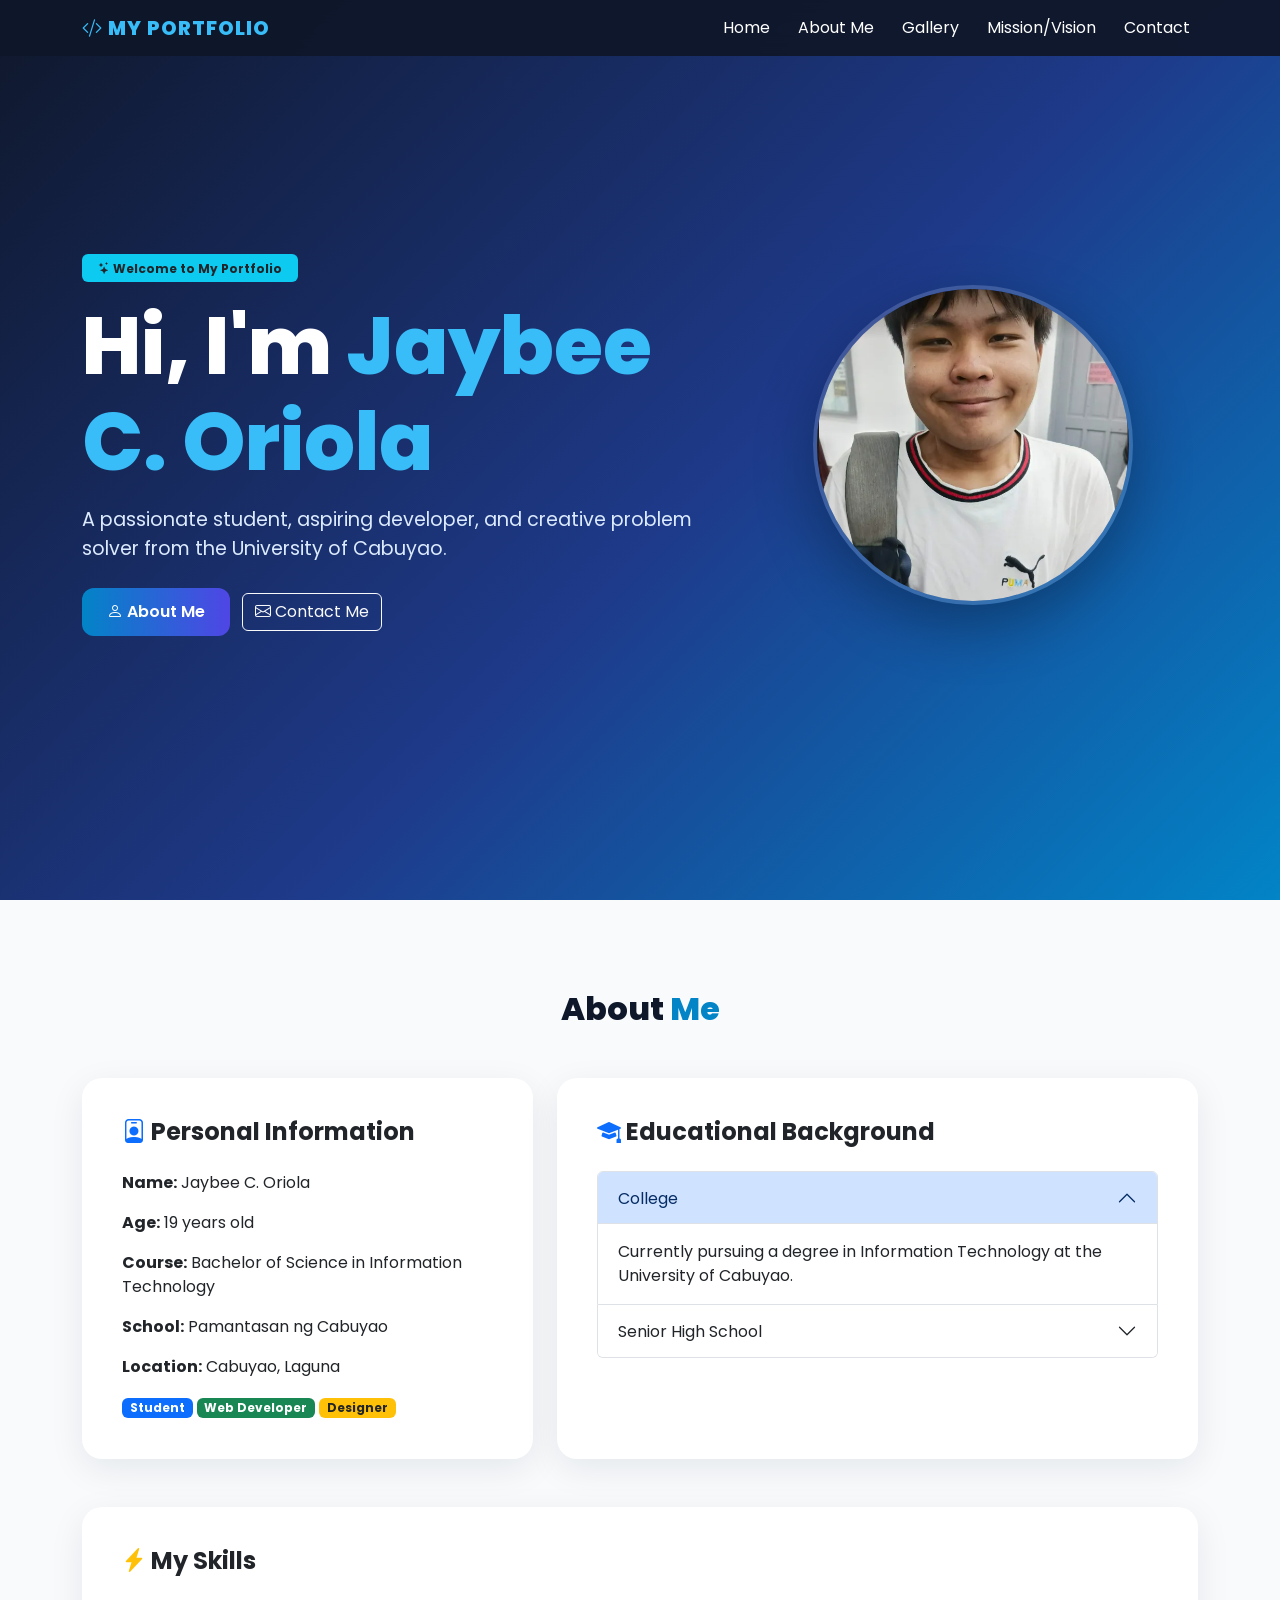
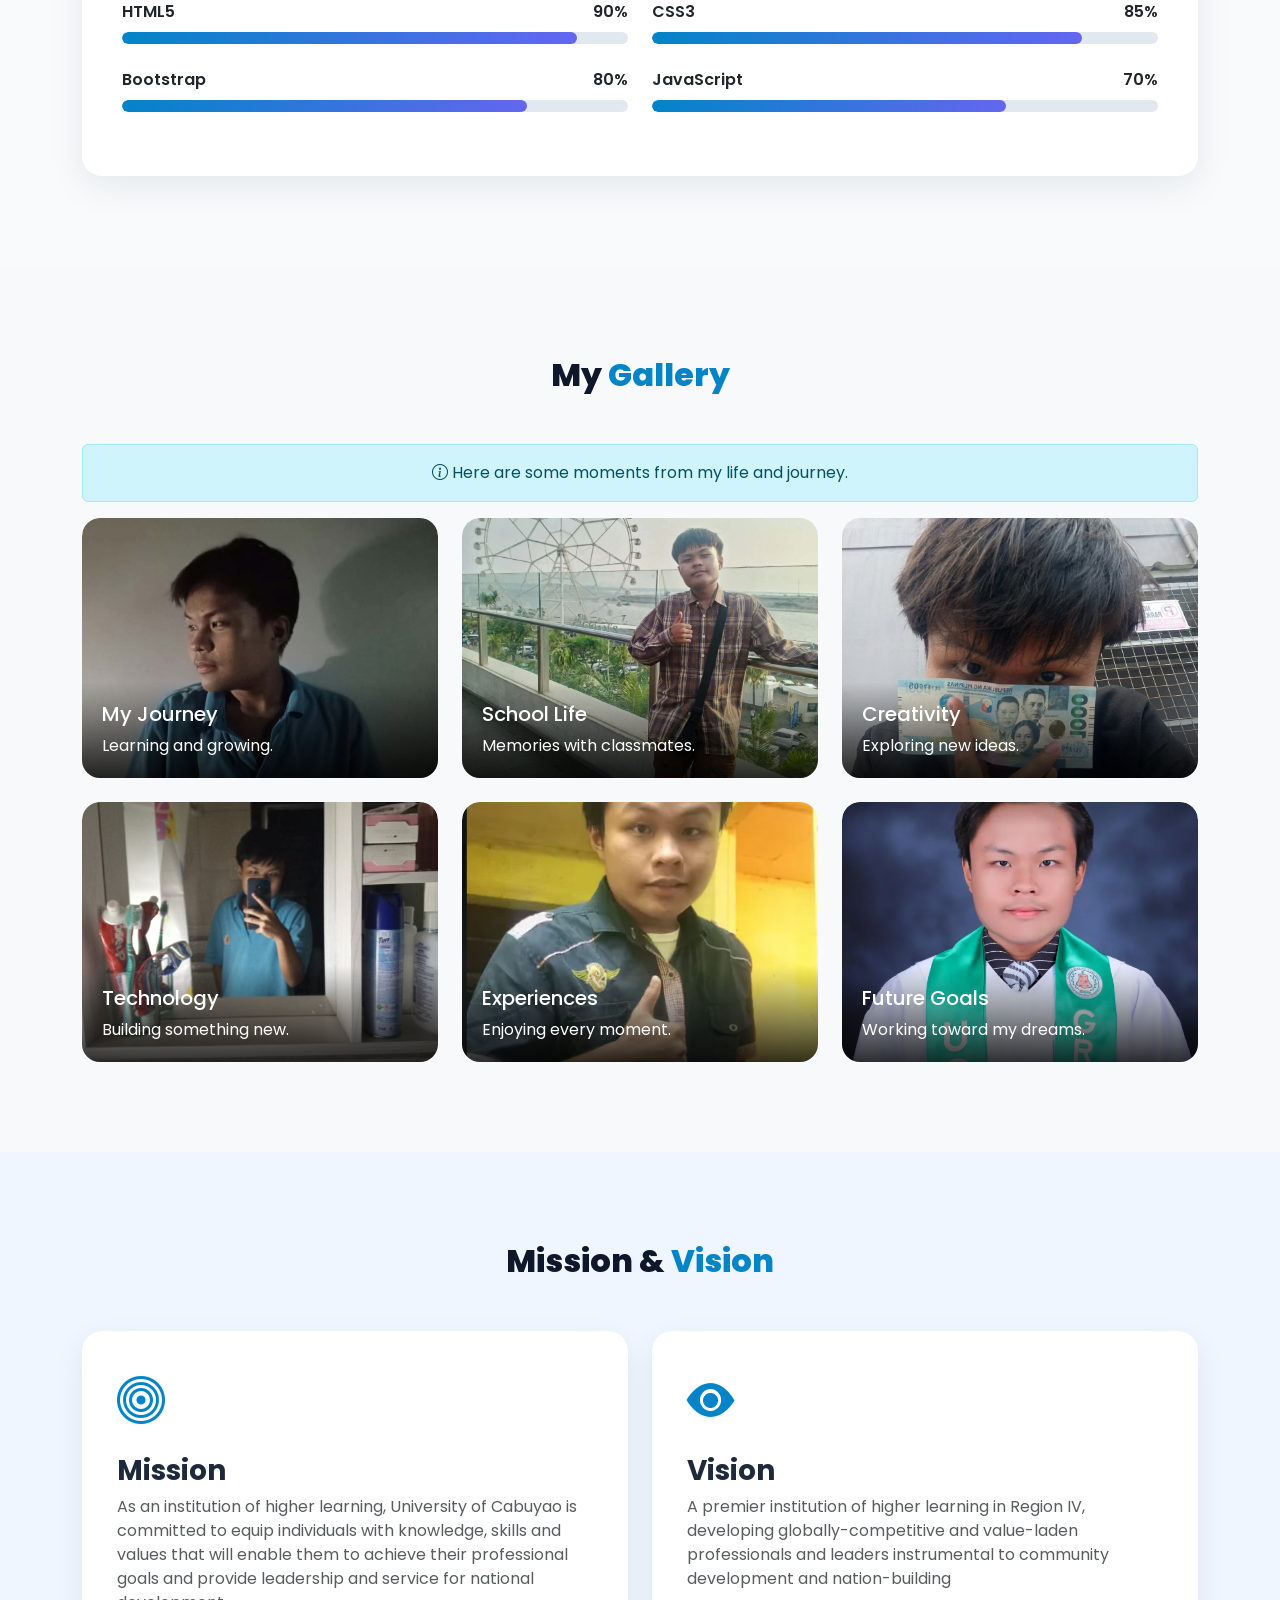
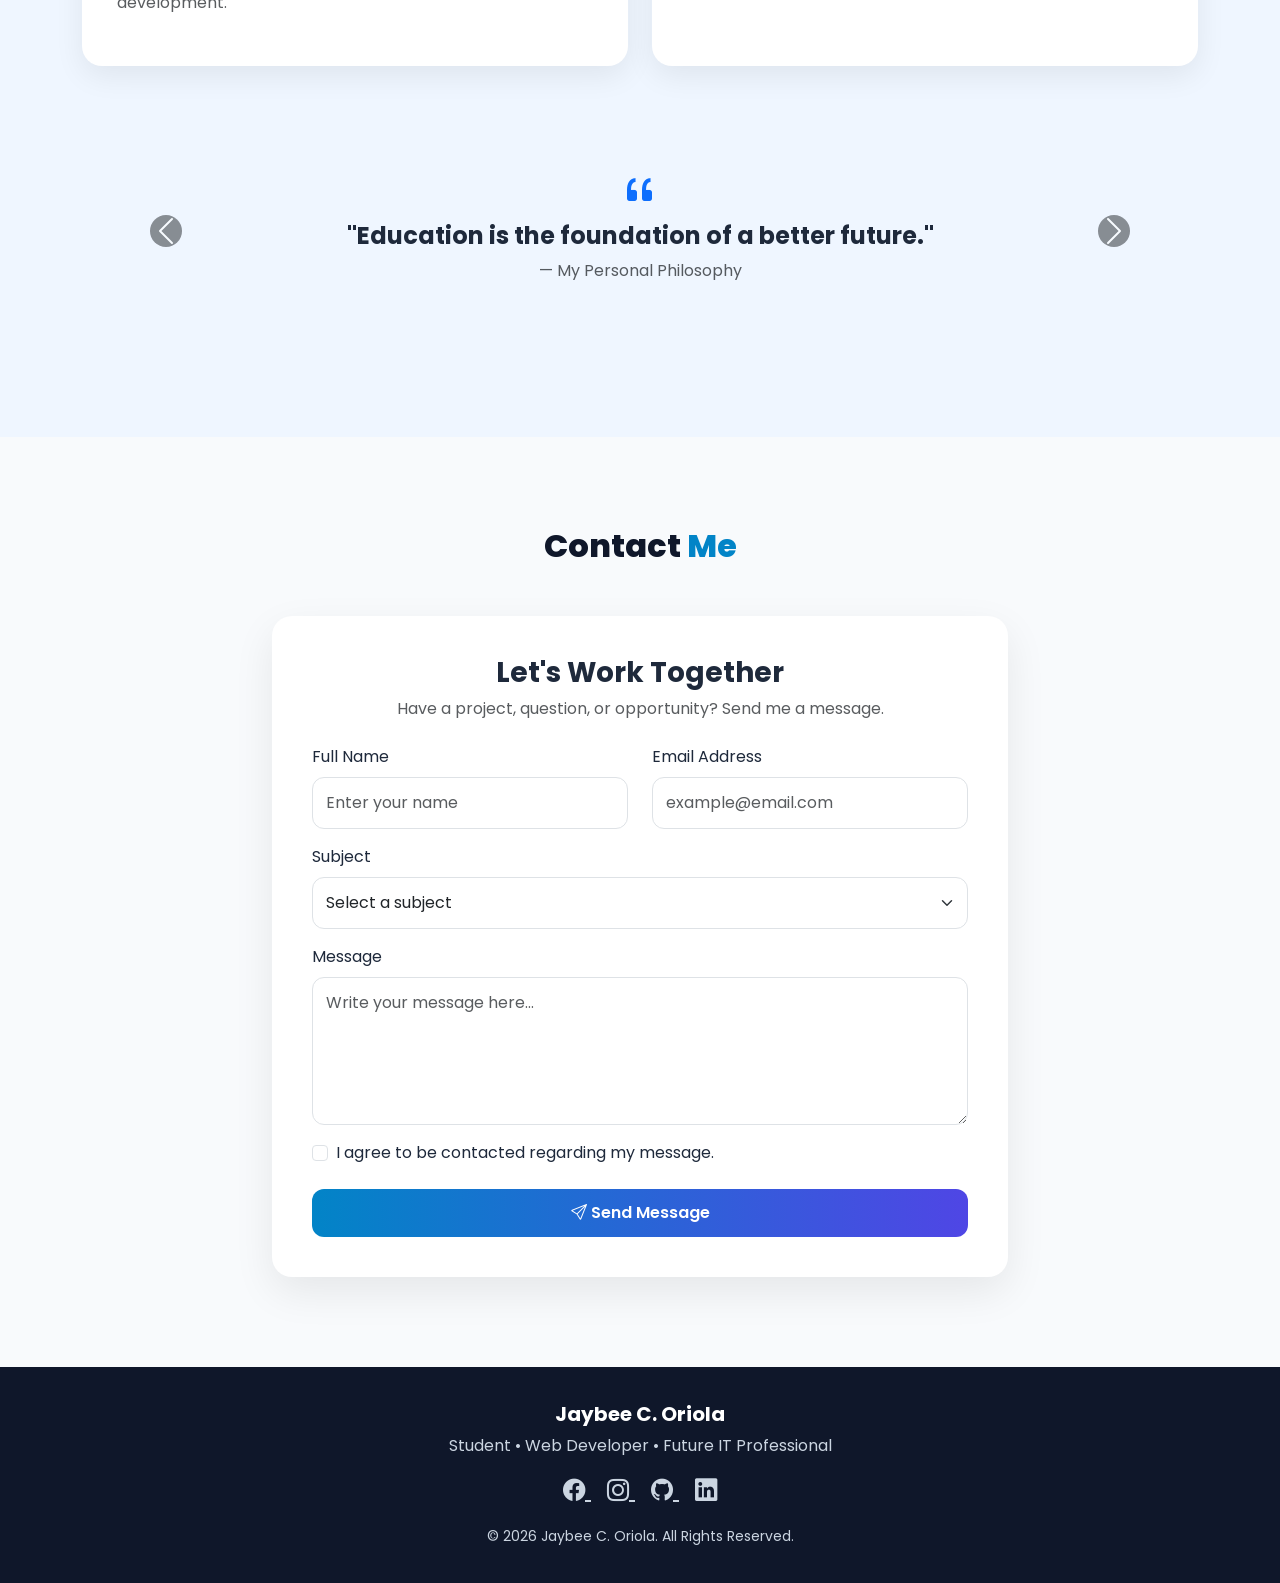
<file: index.html>
<!doctype html>
<html lang="en">
  <head>
    <meta charset="UTF-8" />
    <meta name="viewport" content="width=device-width, initial-scale=1.0" />

    <title>My Personal Portfolio</title>

    <!-- Bootstrap 5 CSS -->
    <link
      href="https://cdn.jsdelivr.net/npm/bootstrap@5.3.3/dist/css/bootstrap.min.css"
      rel="stylesheet"
    />

    <!-- Bootstrap Icons -->
    <link
      rel="stylesheet"
      href="https://cdn.jsdelivr.net/npm/bootstrap-icons@1.11.3/font/bootstrap-icons.min.css"
    />

    <!-- Google Font -->
    <link
      href="https://fonts.googleapis.com/css2?family=Poppins:wght@300;400;500;600;700;800&display=swap"
      rel="stylesheet"
    />
    <link rel="stylesheet" href="style.css" />
  </head>

  <body>
    <!-- ================= NAVBAR ================= -->
    <nav class="navbar navbar-expand-lg navbar-dark fixed-top">
      <div class="container">
        <a class="navbar-brand" href="#home">
          <i class="bi bi-code-slash"></i> MY PORTFOLIO
        </a>

        <!-- Navbar Toggle Button -->
        <button
          class="navbar-toggler"
          type="button"
          data-bs-toggle="collapse"
          data-bs-target="#navbarNav"
        >
          <span class="navbar-toggler-icon"></span>
        </button>

        <div class="collapse navbar-collapse" id="navbarNav">
          <ul class="navbar-nav ms-auto">
            <li class="nav-item">
              <a class="nav-link" href="#home">Home</a>
            </li>

            <li class="nav-item">
              <a class="nav-link" href="#about">About Me</a>
            </li>

            <li class="nav-item">
              <a class="nav-link" href="#gallery">Gallery</a>
            </li>

            <li class="nav-item">
              <a class="nav-link" href="#mission">Mission/Vision</a>
            </li>

            <li class="nav-item">
              <a class="nav-link" href="#contact">Contact</a>
            </li>
          </ul>
        </div>
      </div>
    </nav>

    <!-- ================= HOME ================= -->
    <section id="home">
      <div class="container">
        <div class="row align-items-center">
          <div class="col-lg-7">
            <!-- Badge -->
            <span class="badge bg-info text-dark mb-3 px-3 py-2">
              <i class="bi bi-stars"></i> Welcome to My Portfolio
            </span>

            <h1 class="hero-title">Hi, I'm <span>Jaybee C. Oriola</span></h1>

            <p class="hero-subtitle mt-3">
              A passionate student, aspiring developer, and creative problem
              solver from the University of Cabuyao.
            </p>

            <!-- Buttons -->
            <div class="mt-4">
              <a href="#about" class="btn btn-primary me-2">
                <i class="bi bi-person"></i> About Me
              </a>

              <a href="#contact" class="btn btn-outline-light">
                <i class="bi bi-envelope"></i> Contact Me
              </a>
            </div>
          </div>

          <div class="col-lg-5 text-center">
            <div class="profile">
              <img src="profile.webp" alt="My Profile Picture" />
            </div>
          </div>
        </div>
      </div>
    </section>

    <!-- ================= ABOUT ================= -->
    <section id="about">
      <div class="container">
        <h2 class="section-title">About <span>Me</span></h2>

        <div class="row g-4">
          <!-- Personal Information Card -->
          <div class="col-lg-5">
            <div class="card custom-card p-4">
              <div class="card-body">
                <h4 class="fw-bold mb-4">
                  <i class="bi bi-person-badge text-primary"></i>
                  Personal Information
                </h4>

                <p><strong>Name:</strong> Jaybee C. Oriola</p>

                <p><strong>Age:</strong> 19 years old</p>

                <p>
                  <strong>Course:</strong> Bachelor of Science in Information
                  Technology
                </p>

                <p><strong>School:</strong> Pamantasan ng Cabuyao</p>

                <p><strong>Location:</strong> Cabuyao, Laguna</p>

                <span class="badge bg-primary">Student</span>
                <span class="badge bg-success">Web Developer</span>
                <span class="badge bg-warning text-dark">Designer</span>
              </div>
            </div>
          </div>

          <!-- Education Card -->
          <div class="col-lg-7">
            <div class="card custom-card p-4">
              <div class="card-body">
                <h4 class="fw-bold mb-4">
                  <i class="bi bi-mortarboard-fill text-primary"></i>
                  Educational Background
                </h4>

                <!-- Accordion -->
                <div class="accordion" id="educationAccordion">
                  <div class="accordion-item">
                    <h2 class="accordion-header">
                      <button
                        class="accordion-button"
                        type="button"
                        data-bs-toggle="collapse"
                        data-bs-target="#education1"
                      >
                        College
                      </button>
                    </h2>

                    <div
                      id="education1"
                      class="accordion-collapse collapse show"
                      data-bs-parent="#educationAccordion"
                    >
                      <div class="accordion-body">
                        Currently pursuing a degree in Information Technology at
                        the University of Cabuyao.
                      </div>
                    </div>
                  </div>

                  <div class="accordion-item">
                    <h2 class="accordion-header">
                      <button
                        class="accordion-button collapsed"
                        type="button"
                        data-bs-toggle="collapse"
                        data-bs-target="#education2"
                      >
                        Senior High School
                      </button>
                    </h2>

                    <div
                      id="education2"
                      class="accordion-collapse collapse"
                      data-bs-parent="#educationAccordion"
                    >
                      <div class="accordion-body">
                        Completed Senior High School with a strong interest in
                        technology and computer programming.
                      </div>
                    </div>
                  </div>
                </div>
              </div>
            </div>
          </div>
        </div>

        <!-- Skills -->
        <div class="row mt-5">
          <div class="col-lg-12">
            <div class="card custom-card p-4">
              <div class="card-body">
                <h4 class="fw-bold mb-4">
                  <i class="bi bi-lightning-charge-fill text-warning"></i>
                  My Skills
                </h4>

                <div class="row">
                  <div class="col-md-6 mb-4">
                    <div class="skill-label">
                      HTML5
                      <span class="float-end">90%</span>
                    </div>

                    <!-- Progress Bar -->
                    <div class="progress">
                      <div class="progress-bar" style="width: 90%"></div>
                    </div>
                  </div>

                  <div class="col-md-6 mb-4">
                    <div class="skill-label">
                      CSS3
                      <span class="float-end">85%</span>
                    </div>

                    <div class="progress">
                      <div class="progress-bar" style="width: 85%"></div>
                    </div>
                  </div>

                  <div class="col-md-6 mb-4">
                    <div class="skill-label">
                      Bootstrap
                      <span class="float-end">80%</span>
                    </div>

                    <div class="progress">
                      <div class="progress-bar" style="width: 80%"></div>
                    </div>
                  </div>

                  <div class="col-md-6 mb-4">
                    <div class="skill-label">
                      JavaScript
                      <span class="float-end">70%</span>
                    </div>

                    <div class="progress">
                      <div class="progress-bar" style="width: 70%"></div>
                    </div>
                  </div>
                </div>
              </div>
            </div>
          </div>
        </div>
      </div>
    </section>

    <!-- ================= GALLERY ================= -->
    <section id="gallery" class="bg-light">
      <div class="container">
        <h2 class="section-title">My <span>Gallery</span></h2>

        <div class="alert alert-info text-center">
          <i class="bi bi-info-circle"></i>
          Here are some moments from my life and journey.
        </div>

        <div class="row g-4">
          <!-- Gallery Image 1 -->
          <div class="col-sm-6 col-lg-4">
            <div class="gallery-item">
              <img src="img1.jpeg" class="gallery-img" alt="My Photo 1" />

              <div class="gallery-overlay">
                <h5>My Journey</h5>
                <p class="mb-0">Learning and growing.</p>
              </div>
            </div>
          </div>

          <!-- Gallery Image 2 -->
          <div class="col-sm-6 col-lg-4">
            <div class="gallery-item">
              <img src="img2.jpeg" class="gallery-img" alt="My Photo 2" />

              <div class="gallery-overlay">
                <h5>School Life</h5>
                <p class="mb-0">Memories with classmates.</p>
              </div>
            </div>
          </div>

          <!-- Gallery Image 3 -->
          <div class="col-sm-6 col-lg-4">
            <div class="gallery-item">
              <img src="img3.jpeg" class="gallery-img" alt="My Photo 3" />

              <div class="gallery-overlay">
                <h5>Creativity</h5>
                <p class="mb-0">Exploring new ideas.</p>
              </div>
            </div>
          </div>

          <!-- Gallery Image 4 -->
          <div class="col-sm-6 col-lg-4">
            <div class="gallery-item">
              <img src="img4.jpeg" class="gallery-img" alt="My Photo 4" />

              <div class="gallery-overlay">
                <h5>Technology</h5>
                <p class="mb-0">Building something new.</p>
              </div>
            </div>
          </div>

          <!-- Gallery Image 5 -->
          <div class="col-sm-6 col-lg-4">
            <div class="gallery-item">
              <img src="img5.webp" class="gallery-img" alt="My Photo 5" />

              <div class="gallery-overlay">
                <h5>Experiences</h5>
                <p class="mb-0">Enjoying every moment.</p>
              </div>
            </div>
          </div>

          <!-- Gallery Image 6 -->
          <div class="col-sm-6 col-lg-4">
            <div class="gallery-item">
              <img src="img6.webp" class="gallery-img" alt="My Photo 6" />

              <div class="gallery-overlay">
                <h5>Future Goals</h5>
                <p class="mb-0">Working toward my dreams.</p>
              </div>
            </div>
          </div>
        </div>
      </div>
    </section>

    <!-- ================= MISSION / VISION ================= -->
    <section id="mission">
      <div class="container">
        <h2 class="section-title">Mission & <span>Vision</span></h2>

        <div class="row g-4">
          <!-- Mission -->
          <div class="col-lg-6">
            <div class="mission-box">
              <div class="mission-icon mb-3">
                <i class="bi bi-bullseye"></i>
              </div>

              <h3 class="fw-bold">Mission</h3>

              <p class="text-muted">
                As an institution of higher learning, University of Cabuyao is
                committed to equip individuals with knowledge, skills and values
                that will enable them to achieve their professional goals and
                provide leadership and service for national development.
              </p>
            </div>
          </div>

          <!-- Vision -->
          <div class="col-lg-6">
            <div class="mission-box">
              <div class="mission-icon mb-3">
                <i class="bi bi-eye-fill"></i>
              </div>

              <h3 class="fw-bold">Vision</h3>

              <p class="text-muted">
                A premier institution of higher learning in Region IV,
                developing globally-competitive and value-laden professionals
                and leaders instrumental to community development and
                nation-building
              </p>
            </div>
          </div>
        </div>

        <!-- Carousel -->
        <div class="mt-5">
          <div
            id="quoteCarousel"
            class="carousel slide"
            data-bs-ride="carousel"
          >
            <div class="carousel-inner">
              <div class="carousel-item active">
                <div class="text-center p-5">
                  <i class="bi bi-quote fs-1 text-primary"></i>

                  <h4 class="fw-bold">
                    "Education is the foundation of a better future."
                  </h4>

                  <p class="text-muted">— My Personal Philosophy</p>
                </div>
              </div>

              <div class="carousel-item">
                <div class="text-center p-5">
                  <i class="bi bi-lightbulb fs-1 text-warning"></i>

                  <h4 class="fw-bold">"Learn today, create tomorrow."</h4>

                  <p class="text-muted">— My Personal Motto</p>
                </div>
              </div>
            </div>

            <button
              class="carousel-control-prev"
              type="button"
              data-bs-target="#quoteCarousel"
              data-bs-slide="prev"
            >
              <span
                class="carousel-control-prev-icon bg-dark rounded-circle"
              ></span>
            </button>

            <button
              class="carousel-control-next"
              type="button"
              data-bs-target="#quoteCarousel"
              data-bs-slide="next"
            >
              <span
                class="carousel-control-next-icon bg-dark rounded-circle"
              ></span>
            </button>
          </div>
        </div>
      </div>
    </section>

    <!-- ================= CONTACT ================= -->
    <section id="contact">
      <div class="container">
        <h2 class="section-title">Contact <span>Me</span></h2>

        <div class="row justify-content-center">
          <div class="col-lg-8">
            <div class="contact-box">
              <div class="text-center mb-4">
                <h3 class="fw-bold">Let's Work Together</h3>

                <p class="text-muted">
                  Have a project, question, or opportunity? Send me a message.
                </p>
              </div>

              <!-- Contact Form -->
              <form id="contactForm">
                <div class="row">
                  <div class="col-md-6 mb-3">
                    <label class="form-label"> Full Name </label>

                    <input
                      type="text"
                      class="form-control"
                      placeholder="Enter your name"
                      required
                    />
                  </div>

                  <div class="col-md-6 mb-3">
                    <label class="form-label"> Email Address </label>

                    <input
                      type="email"
                      class="form-control"
                      placeholder="example@email.com"
                      required
                    />
                  </div>
                </div>

                <div class="mb-3">
                  <label class="form-label"> Subject </label>

                  <select class="form-select">
                    <option selected>Select a subject</option>

                    <option>Project Inquiry</option>

                    <option>Freelance Work</option>

                    <option>Collaboration</option>

                    <option>General Question</option>
                  </select>
                </div>

                <div class="mb-3">
                  <label class="form-label"> Message </label>

                  <textarea
                    class="form-control"
                    rows="5"
                    placeholder="Write your message here..."
                    required
                  ></textarea>
                </div>

                <div class="form-check mb-4">
                  <input
                    class="form-check-input"
                    type="checkbox"
                    id="agree"
                    required
                  />

                  <label class="form-check-label" for="agree">
                    I agree to be contacted regarding my message.
                  </label>
                </div>

                <!-- Modal Trigger Button -->
                <button
                  type="button"
                  class="btn btn-primary w-100"
                  data-bs-toggle="modal"
                  data-bs-target="#successModal"
                >
                  <i class="bi bi-send"></i>
                  Send Message
                </button>
              </form>
            </div>
          </div>
        </div>
      </div>
    </section>

    <!-- ================= MODAL ================= -->
    <div class="modal fade" id="successModal" tabindex="-1" aria-hidden="true">
      <div class="modal-dialog modal-dialog-centered">
        <div class="modal-content">
          <div class="modal-header">
            <h5 class="modal-title">Message Ready</h5>

            <button
              type="button"
              class="btn-close"
              data-bs-dismiss="modal"
            ></button>
          </div>

          <div class="modal-body text-center p-4">
            <i
              class="bi bi-check-circle-fill text-success"
              style="font-size: 4rem"
            ></i>

            <h4 class="mt-3">Thank You!</h4>

            <p class="text-muted">
              Your message has been prepared successfully. I will get back to
              you as soon as possible.
            </p>
          </div>

          <div class="modal-footer">
            <button
              type="button"
              class="btn btn-secondary"
              data-bs-dismiss="modal"
            >
              Close
            </button>
          </div>
        </div>
      </div>
    </div>

    <!-- ================= FOOTER ================= -->
    <footer>
      <div class="container text-center">
        <h5 class="fw-bold text-white">Jaybee C. Oriola</h5>

        <p>Student • Web Developer • Future IT Professional</p>

        <div class="mb-3">
          <a href="#" class="social-icon">
            <i class="bi bi-facebook"></i>
          </a>

          <a href="#" class="social-icon">
            <i class="bi bi-instagram"></i>
          </a>

          <a href="#" class="social-icon">
            <i class="bi bi-github"></i>
          </a>

          <a href="#" class="social-icon">
            <i class="bi bi-linkedin"></i>
          </a>
        </div>

        <small> © 2026 Jaybee C. Oriola. All Rights Reserved. </small>
      </div>
    </footer>

    <!-- Bootstrap 5 JavaScript -->
    <script src="https://cdn.jsdelivr.net/npm/bootstrap@5.3.3/dist/js/bootstrap.bundle.min.js"></script>

    <script>
      // Simple contact form validation
      document
        .getElementById("contactForm")
        .addEventListener("submit", function (event) {
          event.preventDefault();

          alert("Thank you! Your message has been sent.");
        });
    </script>
  </body>
</html>
</file>
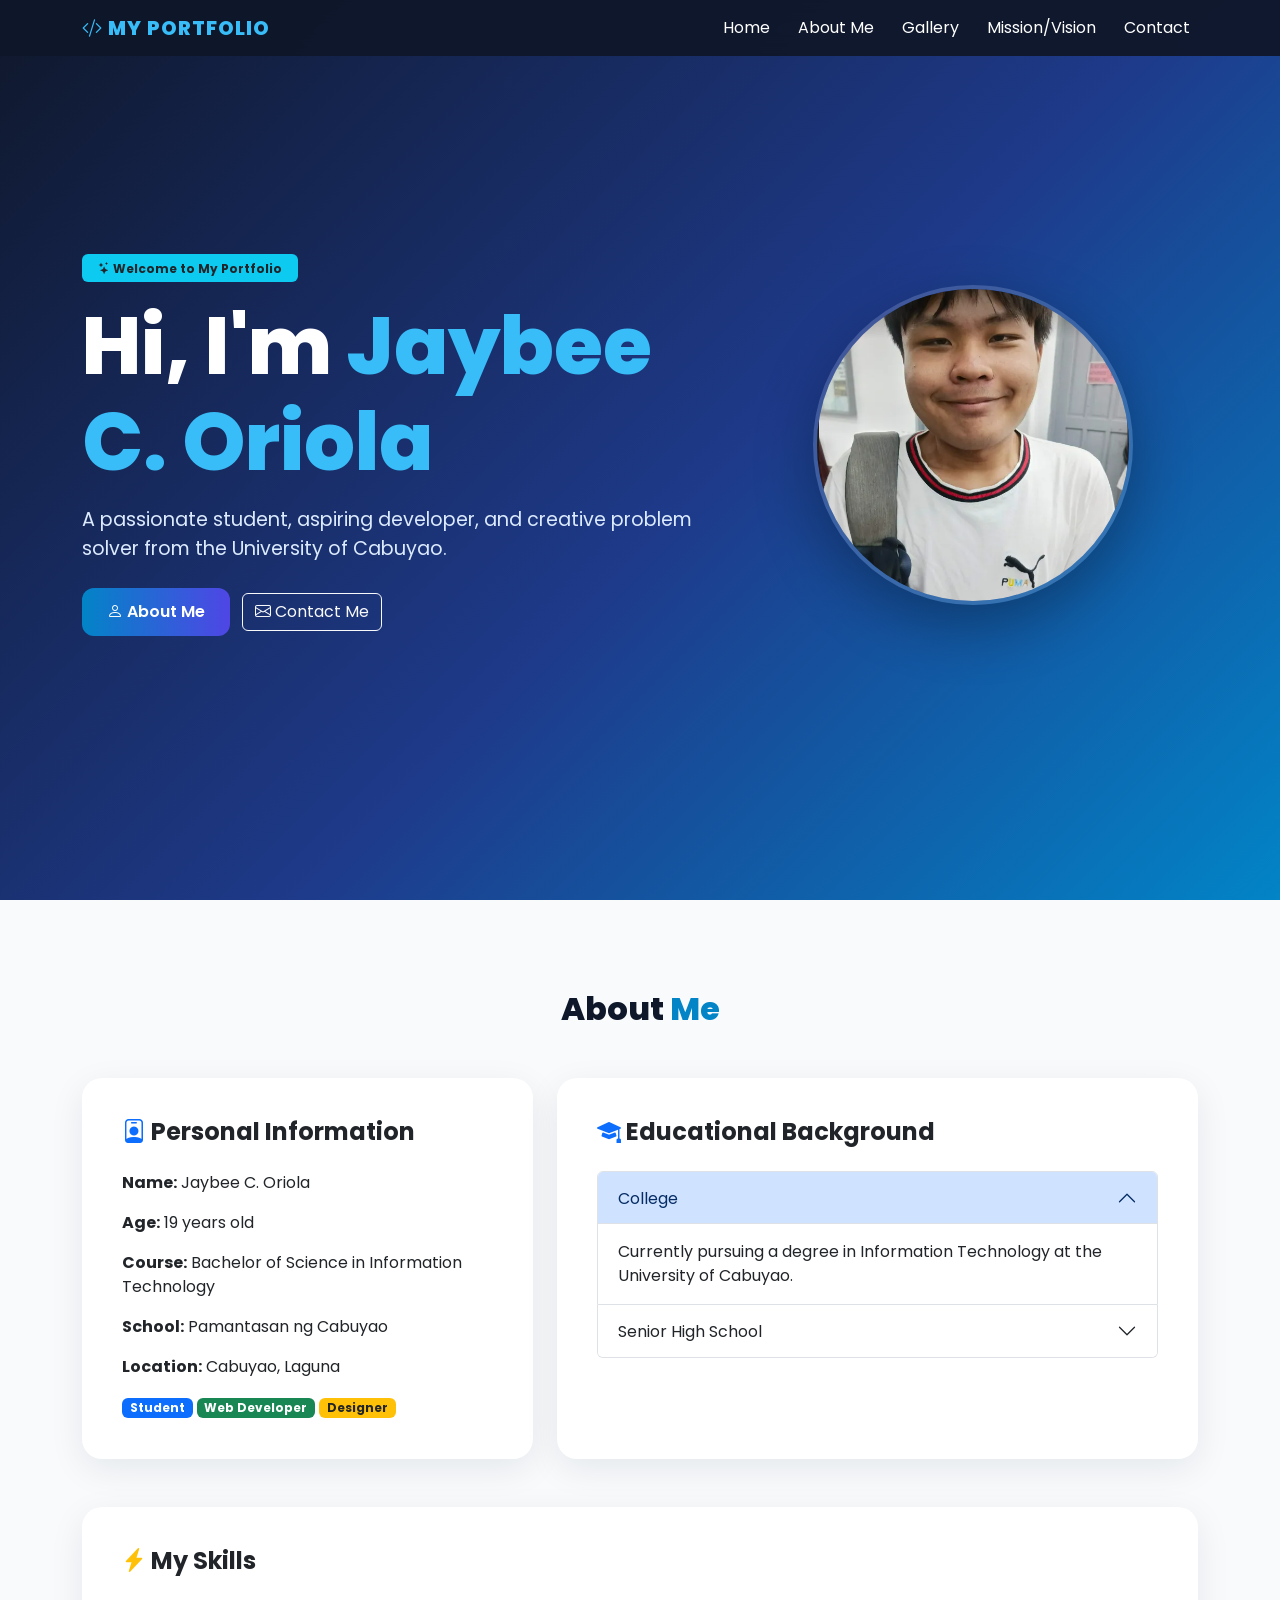
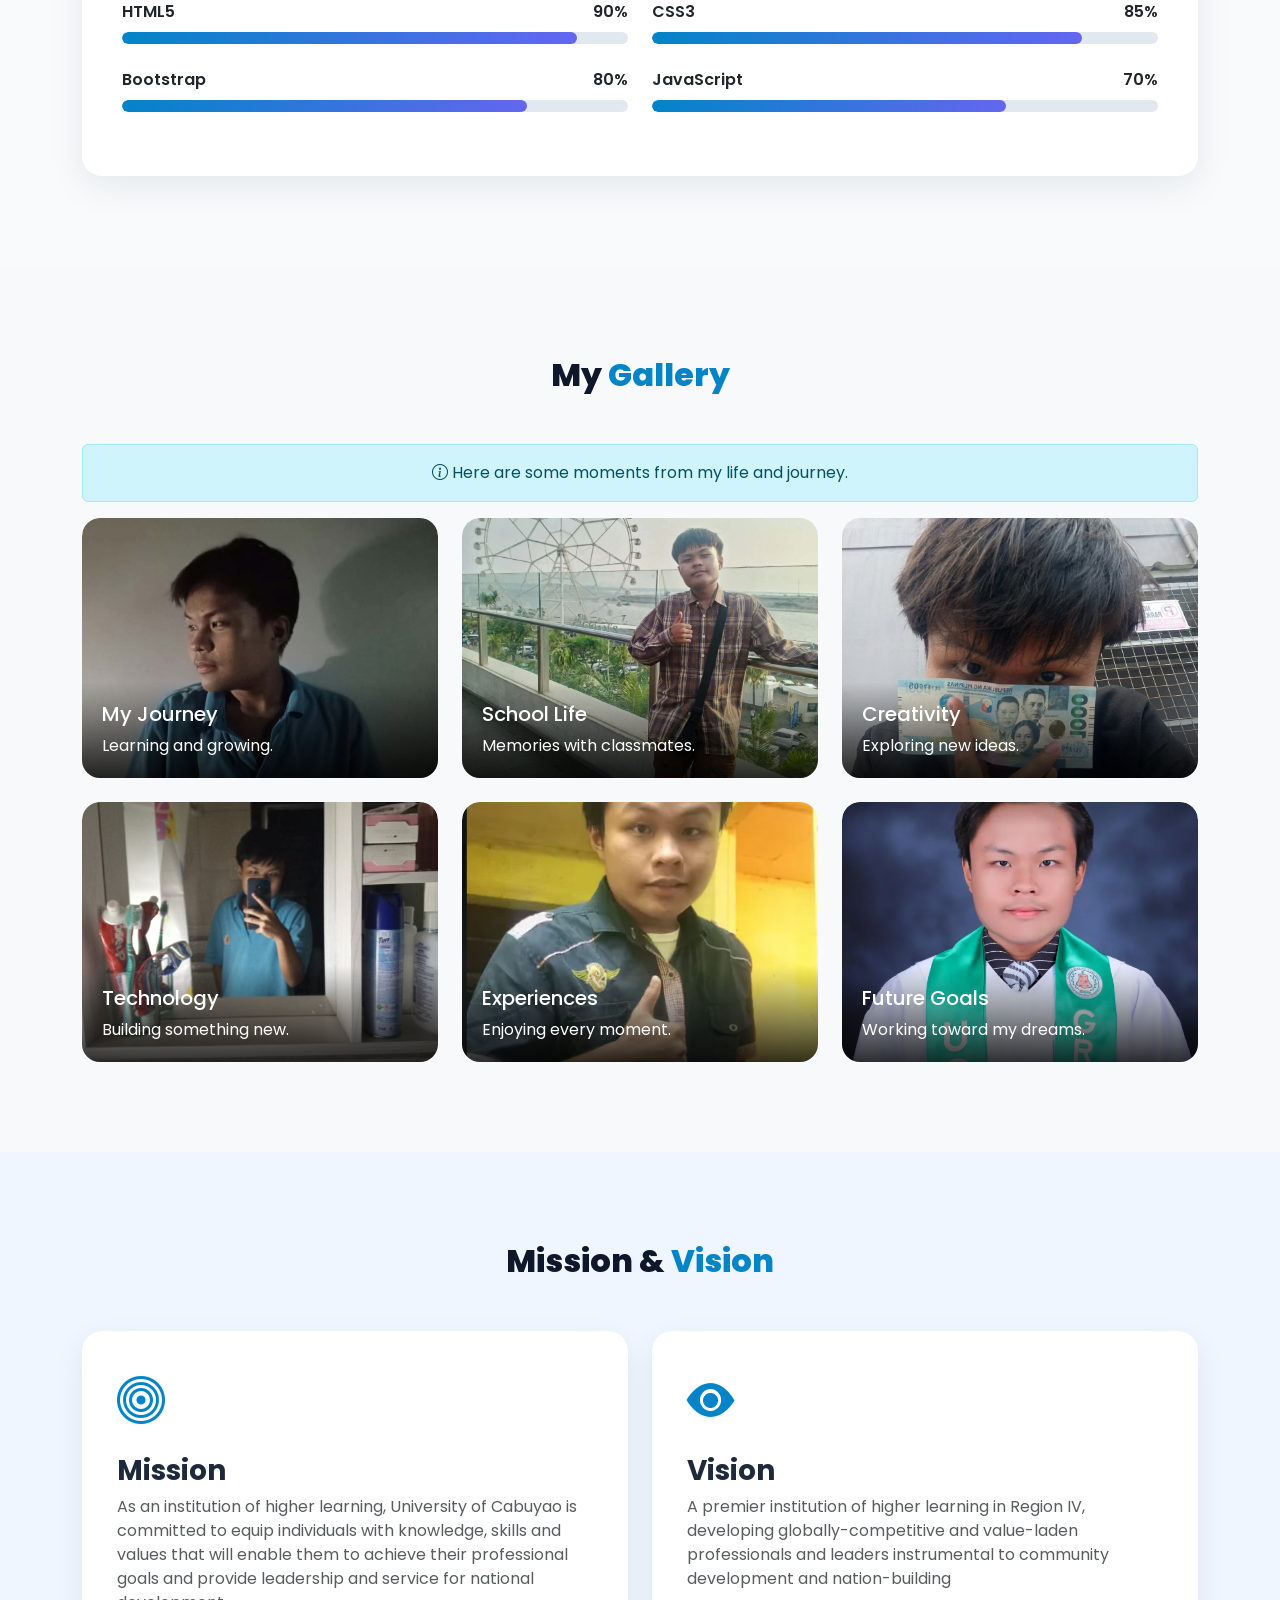
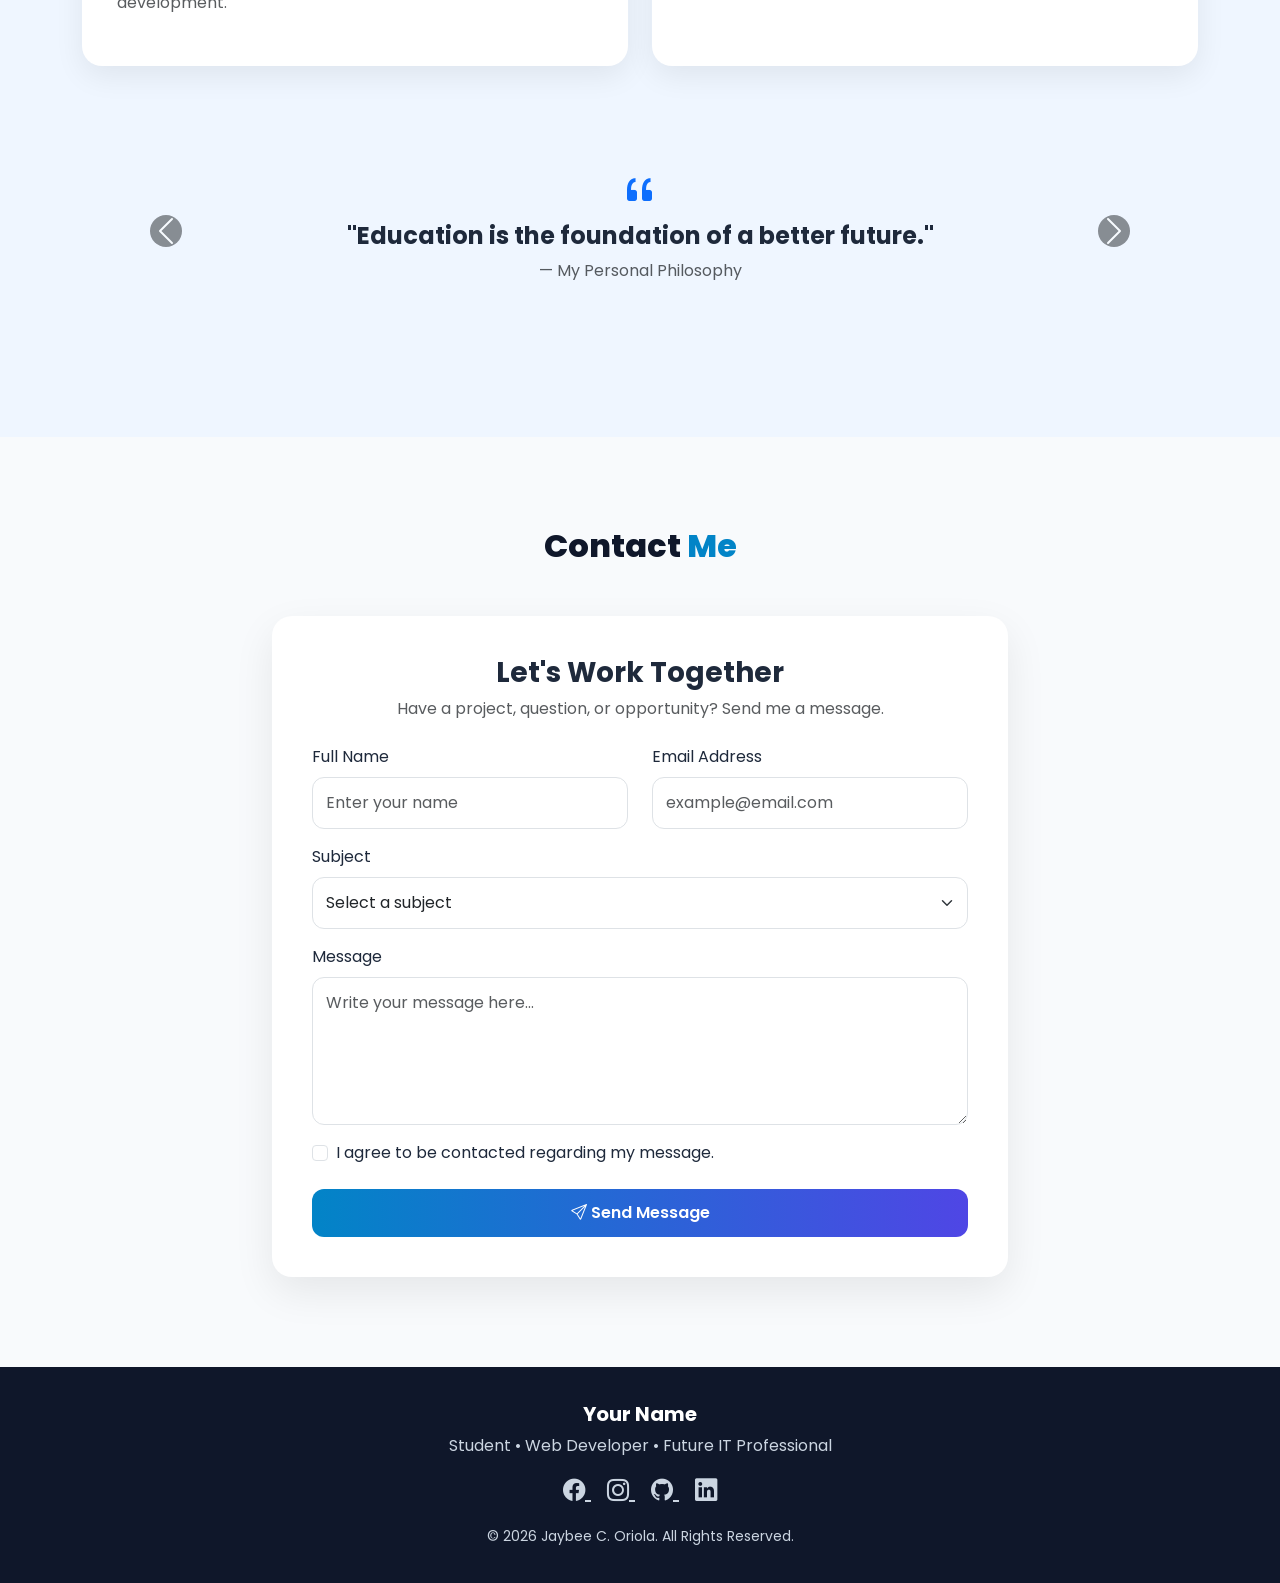
<file: profile.html>
<!doctype html>
<html lang="en">
  <head>
    <meta charset="UTF-8" />
    <meta name="viewport" content="width=device-width, initial-scale=1.0" />

    <title>My Personal Portfolio</title>

    <!-- Bootstrap 5 CSS -->
    <link
      href="https://cdn.jsdelivr.net/npm/bootstrap@5.3.3/dist/css/bootstrap.min.css"
      rel="stylesheet"
    />

    <!-- Bootstrap Icons -->
    <link
      rel="stylesheet"
      href="https://cdn.jsdelivr.net/npm/bootstrap-icons@1.11.3/font/bootstrap-icons.min.css"
    />

    <!-- Google Font -->
    <link
      href="https://fonts.googleapis.com/css2?family=Poppins:wght@300;400;500;600;700;800&display=swap"
      rel="stylesheet"
    />
    <link rel="stylesheet" href="style.css" />
  </head>

  <body>
    <!-- ================= NAVBAR ================= -->
    <nav class="navbar navbar-expand-lg navbar-dark fixed-top">
      <div class="container">
        <a class="navbar-brand" href="#home">
          <i class="bi bi-code-slash"></i> MY PORTFOLIO
        </a>

        <!-- Navbar Toggle Button -->
        <button
          class="navbar-toggler"
          type="button"
          data-bs-toggle="collapse"
          data-bs-target="#navbarNav"
        >
          <span class="navbar-toggler-icon"></span>
        </button>

        <div class="collapse navbar-collapse" id="navbarNav">
          <ul class="navbar-nav ms-auto">
            <li class="nav-item">
              <a class="nav-link" href="#home">Home</a>
            </li>

            <li class="nav-item">
              <a class="nav-link" href="#about">About Me</a>
            </li>

            <li class="nav-item">
              <a class="nav-link" href="#gallery">Gallery</a>
            </li>

            <li class="nav-item">
              <a class="nav-link" href="#mission">Mission/Vision</a>
            </li>

            <li class="nav-item">
              <a class="nav-link" href="#contact">Contact</a>
            </li>
          </ul>
        </div>
      </div>
    </nav>

    <!-- ================= HOME ================= -->
    <section id="home">
      <div class="container">
        <div class="row align-items-center">
          <div class="col-lg-7">
            <!-- Badge -->
            <span class="badge bg-info text-dark mb-3 px-3 py-2">
              <i class="bi bi-stars"></i> Welcome to My Portfolio
            </span>

            <h1 class="hero-title">Hi, I'm <span>Jaybee C. Oriola</span></h1>

            <p class="hero-subtitle mt-3">
              A passionate student, aspiring developer, and creative problem
              solver from the University of Cabuyao.
            </p>

            <!-- Buttons -->
            <div class="mt-4">
              <a href="#about" class="btn btn-primary me-2">
                <i class="bi bi-person"></i> About Me
              </a>

              <a href="#contact" class="btn btn-outline-light">
                <i class="bi bi-envelope"></i> Contact Me
              </a>
            </div>
          </div>

          <div class="col-lg-5 text-center">
            <div class="profile">
              <img src="profile.webp" alt="My Profile Picture" />
            </div>
          </div>
        </div>
      </div>
    </section>

    <!-- ================= ABOUT ================= -->
    <section id="about">
      <div class="container">
        <h2 class="section-title">About <span>Me</span></h2>

        <div class="row g-4">
          <!-- Personal Information Card -->
          <div class="col-lg-5">
            <div class="card custom-card p-4">
              <div class="card-body">
                <h4 class="fw-bold mb-4">
                  <i class="bi bi-person-badge text-primary"></i>
                  Personal Information
                </h4>

                <p><strong>Name:</strong> Jaybee C. Oriola</p>

                <p><strong>Age:</strong> 19 years old</p>

                <p>
                  <strong>Course:</strong> Bachelor of Science in Information
                  Technology
                </p>

                <p><strong>School:</strong> Pamantasan ng Cabuyao</p>

                <p><strong>Location:</strong> Cabuyao, Laguna</p>

                <span class="badge bg-primary">Student</span>
                <span class="badge bg-success">Web Developer</span>
                <span class="badge bg-warning text-dark">Designer</span>
              </div>
            </div>
          </div>

          <!-- Education Card -->
          <div class="col-lg-7">
            <div class="card custom-card p-4">
              <div class="card-body">
                <h4 class="fw-bold mb-4">
                  <i class="bi bi-mortarboard-fill text-primary"></i>
                  Educational Background
                </h4>

                <!-- Accordion -->
                <div class="accordion" id="educationAccordion">
                  <div class="accordion-item">
                    <h2 class="accordion-header">
                      <button
                        class="accordion-button"
                        type="button"
                        data-bs-toggle="collapse"
                        data-bs-target="#education1"
                      >
                        College
                      </button>
                    </h2>

                    <div
                      id="education1"
                      class="accordion-collapse collapse show"
                      data-bs-parent="#educationAccordion"
                    >
                      <div class="accordion-body">
                        Currently pursuing a degree in Information Technology at
                        the University of Cabuyao.
                      </div>
                    </div>
                  </div>

                  <div class="accordion-item">
                    <h2 class="accordion-header">
                      <button
                        class="accordion-button collapsed"
                        type="button"
                        data-bs-toggle="collapse"
                        data-bs-target="#education2"
                      >
                        Senior High School
                      </button>
                    </h2>

                    <div
                      id="education2"
                      class="accordion-collapse collapse"
                      data-bs-parent="#educationAccordion"
                    >
                      <div class="accordion-body">
                        Completed Senior High School with a strong interest in
                        technology and computer programming.
                      </div>
                    </div>
                  </div>
                </div>
              </div>
            </div>
          </div>
        </div>

        <!-- Skills -->
        <div class="row mt-5">
          <div class="col-lg-12">
            <div class="card custom-card p-4">
              <div class="card-body">
                <h4 class="fw-bold mb-4">
                  <i class="bi bi-lightning-charge-fill text-warning"></i>
                  My Skills
                </h4>

                <div class="row">
                  <div class="col-md-6 mb-4">
                    <div class="skill-label">
                      HTML5
                      <span class="float-end">90%</span>
                    </div>

                    <!-- Progress Bar -->
                    <div class="progress">
                      <div class="progress-bar" style="width: 90%"></div>
                    </div>
                  </div>

                  <div class="col-md-6 mb-4">
                    <div class="skill-label">
                      CSS3
                      <span class="float-end">85%</span>
                    </div>

                    <div class="progress">
                      <div class="progress-bar" style="width: 85%"></div>
                    </div>
                  </div>

                  <div class="col-md-6 mb-4">
                    <div class="skill-label">
                      Bootstrap
                      <span class="float-end">80%</span>
                    </div>

                    <div class="progress">
                      <div class="progress-bar" style="width: 80%"></div>
                    </div>
                  </div>

                  <div class="col-md-6 mb-4">
                    <div class="skill-label">
                      JavaScript
                      <span class="float-end">70%</span>
                    </div>

                    <div class="progress">
                      <div class="progress-bar" style="width: 70%"></div>
                    </div>
                  </div>
                </div>
              </div>
            </div>
          </div>
        </div>
      </div>
    </section>

    <!-- ================= GALLERY ================= -->
    <section id="gallery" class="bg-light">
      <div class="container">
        <h2 class="section-title">My <span>Gallery</span></h2>

        <div class="alert alert-info text-center">
          <i class="bi bi-info-circle"></i>
          Here are some moments from my life and journey.
        </div>

        <div class="row g-4">
          <!-- Gallery Image 1 -->
          <div class="col-sm-6 col-lg-4">
            <div class="gallery-item">
              <img src="img1.jpeg" class="gallery-img" alt="My Photo 1" />

              <div class="gallery-overlay">
                <h5>My Journey</h5>
                <p class="mb-0">Learning and growing.</p>
              </div>
            </div>
          </div>

          <!-- Gallery Image 2 -->
          <div class="col-sm-6 col-lg-4">
            <div class="gallery-item">
              <img src="img2.jpeg" class="gallery-img" alt="My Photo 2" />

              <div class="gallery-overlay">
                <h5>School Life</h5>
                <p class="mb-0">Memories with classmates.</p>
              </div>
            </div>
          </div>

          <!-- Gallery Image 3 -->
          <div class="col-sm-6 col-lg-4">
            <div class="gallery-item">
              <img src="img3.jpeg" class="gallery-img" alt="My Photo 3" />

              <div class="gallery-overlay">
                <h5>Creativity</h5>
                <p class="mb-0">Exploring new ideas.</p>
              </div>
            </div>
          </div>

          <!-- Gallery Image 4 -->
          <div class="col-sm-6 col-lg-4">
            <div class="gallery-item">
              <img src="img4.jpeg" class="gallery-img" alt="My Photo 4" />

              <div class="gallery-overlay">
                <h5>Technology</h5>
                <p class="mb-0">Building something new.</p>
              </div>
            </div>
          </div>

          <!-- Gallery Image 5 -->
          <div class="col-sm-6 col-lg-4">
            <div class="gallery-item">
              <img src="img5.webp" class="gallery-img" alt="My Photo 5" />

              <div class="gallery-overlay">
                <h5>Experiences</h5>
                <p class="mb-0">Enjoying every moment.</p>
              </div>
            </div>
          </div>

          <!-- Gallery Image 6 -->
          <div class="col-sm-6 col-lg-4">
            <div class="gallery-item">
              <img src="img6.webp" class="gallery-img" alt="My Photo 6" />

              <div class="gallery-overlay">
                <h5>Future Goals</h5>
                <p class="mb-0">Working toward my dreams.</p>
              </div>
            </div>
          </div>
        </div>
      </div>
    </section>

    <!-- ================= MISSION / VISION ================= -->
    <section id="mission">
      <div class="container">
        <h2 class="section-title">Mission & <span>Vision</span></h2>

        <div class="row g-4">
          <!-- Mission -->
          <div class="col-lg-6">
            <div class="mission-box">
              <div class="mission-icon mb-3">
                <i class="bi bi-bullseye"></i>
              </div>

              <h3 class="fw-bold">Mission</h3>

              <p class="text-muted">
                As an institution of higher learning, University of Cabuyao is
                committed to equip individuals with knowledge, skills and values
                that will enable them to achieve their professional goals and
                provide leadership and service for national development.
              </p>
            </div>
          </div>

          <!-- Vision -->
          <div class="col-lg-6">
            <div class="mission-box">
              <div class="mission-icon mb-3">
                <i class="bi bi-eye-fill"></i>
              </div>

              <h3 class="fw-bold">Vision</h3>

              <p class="text-muted">
                A premier institution of higher learning in Region IV,
                developing globally-competitive and value-laden professionals
                and leaders instrumental to community development and
                nation-building
              </p>
            </div>
          </div>
        </div>

        <!-- Carousel -->
        <div class="mt-5">
          <div
            id="quoteCarousel"
            class="carousel slide"
            data-bs-ride="carousel"
          >
            <div class="carousel-inner">
              <div class="carousel-item active">
                <div class="text-center p-5">
                  <i class="bi bi-quote fs-1 text-primary"></i>

                  <h4 class="fw-bold">
                    "Education is the foundation of a better future."
                  </h4>

                  <p class="text-muted">— My Personal Philosophy</p>
                </div>
              </div>

              <div class="carousel-item">
                <div class="text-center p-5">
                  <i class="bi bi-lightbulb fs-1 text-warning"></i>

                  <h4 class="fw-bold">"Learn today, create tomorrow."</h4>

                  <p class="text-muted">— My Personal Motto</p>
                </div>
              </div>
            </div>

            <button
              class="carousel-control-prev"
              type="button"
              data-bs-target="#quoteCarousel"
              data-bs-slide="prev"
            >
              <span
                class="carousel-control-prev-icon bg-dark rounded-circle"
              ></span>
            </button>

            <button
              class="carousel-control-next"
              type="button"
              data-bs-target="#quoteCarousel"
              data-bs-slide="next"
            >
              <span
                class="carousel-control-next-icon bg-dark rounded-circle"
              ></span>
            </button>
          </div>
        </div>
      </div>
    </section>

    <!-- ================= CONTACT ================= -->
    <section id="contact">
      <div class="container">
        <h2 class="section-title">Contact <span>Me</span></h2>

        <div class="row justify-content-center">
          <div class="col-lg-8">
            <div class="contact-box">
              <div class="text-center mb-4">
                <h3 class="fw-bold">Let's Work Together</h3>

                <p class="text-muted">
                  Have a project, question, or opportunity? Send me a message.
                </p>
              </div>

              <!-- Contact Form -->
              <form id="contactForm">
                <div class="row">
                  <div class="col-md-6 mb-3">
                    <label class="form-label"> Full Name </label>

                    <input
                      type="text"
                      class="form-control"
                      placeholder="Enter your name"
                      required
                    />
                  </div>

                  <div class="col-md-6 mb-3">
                    <label class="form-label"> Email Address </label>

                    <input
                      type="email"
                      class="form-control"
                      placeholder="example@email.com"
                      required
                    />
                  </div>
                </div>

                <div class="mb-3">
                  <label class="form-label"> Subject </label>

                  <select class="form-select">
                    <option selected>Select a subject</option>

                    <option>Project Inquiry</option>

                    <option>Freelance Work</option>

                    <option>Collaboration</option>

                    <option>General Question</option>
                  </select>
                </div>

                <div class="mb-3">
                  <label class="form-label"> Message </label>

                  <textarea
                    class="form-control"
                    rows="5"
                    placeholder="Write your message here..."
                    required
                  ></textarea>
                </div>

                <div class="form-check mb-4">
                  <input
                    class="form-check-input"
                    type="checkbox"
                    id="agree"
                    required
                  />

                  <label class="form-check-label" for="agree">
                    I agree to be contacted regarding my message.
                  </label>
                </div>

                <!-- Modal Trigger Button -->
                <button
                  type="button"
                  class="btn btn-primary w-100"
                  data-bs-toggle="modal"
                  data-bs-target="#successModal"
                >
                  <i class="bi bi-send"></i>
                  Send Message
                </button>
              </form>
            </div>
          </div>
        </div>
      </div>
    </section>

    <!-- ================= MODAL ================= -->
    <div class="modal fade" id="successModal" tabindex="-1" aria-hidden="true">
      <div class="modal-dialog modal-dialog-centered">
        <div class="modal-content">
          <div class="modal-header">
            <h5 class="modal-title">Message Ready</h5>

            <button
              type="button"
              class="btn-close"
              data-bs-dismiss="modal"
            ></button>
          </div>

          <div class="modal-body text-center p-4">
            <i
              class="bi bi-check-circle-fill text-success"
              style="font-size: 4rem"
            ></i>

            <h4 class="mt-3">Thank You!</h4>

            <p class="text-muted">
              Your message has been prepared successfully. I will get back to
              you as soon as possible.
            </p>
          </div>

          <div class="modal-footer">
            <button
              type="button"
              class="btn btn-secondary"
              data-bs-dismiss="modal"
            >
              Close
            </button>
          </div>
        </div>
      </div>
    </div>

    <!-- ================= FOOTER ================= -->
    <footer>
      <div class="container text-center">
        <h5 class="fw-bold text-white">Your Name</h5>

        <p>Student • Web Developer • Future IT Professional</p>

        <div class="mb-3">
          <a href="#" class="social-icon">
            <i class="bi bi-facebook"></i>
          </a>

          <a href="#" class="social-icon">
            <i class="bi bi-instagram"></i>
          </a>

          <a href="#" class="social-icon">
            <i class="bi bi-github"></i>
          </a>

          <a href="#" class="social-icon">
            <i class="bi bi-linkedin"></i>
          </a>
        </div>

        <small> © 2026 Jaybee C. Oriola. All Rights Reserved. </small>
      </div>
    </footer>

    <!-- Bootstrap 5 JavaScript -->
    <script src="https://cdn.jsdelivr.net/npm/bootstrap@5.3.3/dist/js/bootstrap.bundle.min.js"></script>

    <script>
      // Simple contact form validation
      document
        .getElementById("contactForm")
        .addEventListener("submit", function (event) {
          event.preventDefault();

          alert("Thank you! Your message has been sent.");
        });
    </script>
  </body>
</html>
</file>
<file: style.css>
* {
  scroll-behavior: smooth;
}

body {
  font-family: "Poppins", sans-serif;
  background-color: #f8fafc;
  color: #1e293b;
}

/* NAVBAR */
.navbar {
  background: rgba(15, 23, 42, 0.96);
  backdrop-filter: blur(10px);
}

.navbar-brand {
  font-weight: 800;
  letter-spacing: 1px;
  color: #38bdf8 !important;
}

.nav-link {
  color: white !important;
  margin-left: 12px;
  transition: 0.3s;
}

.nav-link:hover {
  color: #38bdf8 !important;
}

/* HERO */
#home {
  min-height: 100vh;
  display: flex;
  align-items: center;
  background: linear-gradient(135deg, #0f172a 0%, #1e3a8a 55%, #0284c7 100%);
  color: white;
  padding-top: 80px;
}

.hero-title {
  font-size: clamp(2.5rem, 7vw, 5rem);
  font-weight: 800;
}

.hero-title span {
  color: #38bdf8;
}

.hero-subtitle {
  font-size: 1.2rem;
  color: #dbeafe;
}

.profile-circle {
  width: 320px;
  height: 320px;
  border-radius: 50%;
  margin: auto;
  display: flex;
  align-items: center;
  justify-content: center;
  background: linear-gradient(135deg, #38bdf8, #6366f1);
  box-shadow: 0 20px 60px rgba(0, 0, 0, 0.3);
}

.profile-circle i {
  font-size: 9rem;
  color: white;
}

.profile {
  width: min(320px, 70vw);
  height: min(320px, 70vw);
  margin: 0 auto;
  border-radius: 50%;
  overflow: hidden;
  box-shadow: 0 20px 60px rgba(0, 0, 0, 0.3);
  border: 4px solid rgba(255, 255, 255, 0.15);
}

.profile img {
  width: 100%;
  height: 100%;
  object-fit: cover;
  display: block;
}

/* SECTIONS */
section {
  padding: 90px 0;
}

.section-title {
  text-align: center;
  font-weight: 800;
  margin-bottom: 50px;
  color: #0f172a;
}

.section-title span {
  color: #0284c7;
}

/* CARDS */
.custom-card {
  border: none;
  border-radius: 20px;
  box-shadow: 0 10px 35px rgba(15, 23, 42, 0.08);
  transition: 0.3s;
  height: 100%;
}

.custom-card:hover {
  transform: translateY(-8px);
  box-shadow: 0 20px 45px rgba(15, 23, 42, 0.14);
}

/* SKILLS */
.skill-label {
  font-weight: 600;
  margin-bottom: 8px;
}

.progress {
  height: 12px;
  border-radius: 20px;
  background-color: #e2e8f0;
}

.progress-bar {
  border-radius: 20px;
  background: linear-gradient(90deg, #0284c7, #6366f1);
}

/* GALLERY */
.gallery-img {
  width: 100%;
  height: 260px;
  object-fit: cover;
  border-radius: 18px;
  transition: 0.4s;
}

.gallery-item {
  overflow: hidden;
  border-radius: 18px;
  position: relative;
}

.gallery-item:hover .gallery-img {
  transform: scale(1.08);
}

.gallery-overlay {
  position: absolute;
  bottom: 0;
  left: 0;
  right: 0;
  padding: 20px;
  color: white;
  background: linear-gradient(transparent, rgba(0, 0, 0, 0.8));
}

/* MISSION / VISION */
#mission {
  background: #eff6ff;
}

.mission-box {
  padding: 35px;
  border-radius: 20px;
  background: white;
  height: 100%;
  box-shadow: 0 10px 30px rgba(0, 0, 0, 0.07);
}

.mission-icon {
  font-size: 3rem;
  color: #0284c7;
}

/* CONTACT */
.contact-box {
  background: white;
  border-radius: 20px;
  padding: 40px;
  box-shadow: 0 15px 40px rgba(0, 0, 0, 0.08);
}

.form-control,
.form-select {
  border-radius: 12px;
  padding: 13px;
}

.form-control:focus,
.form-select:focus {
  border-color: #0284c7;
  box-shadow: 0 0 0 0.2rem rgba(2, 132, 199, 0.15);
}

/* BUTTON */
.btn-primary {
  background: linear-gradient(90deg, #0284c7, #4f46e5);
  border: none;
  border-radius: 12px;
  padding: 12px 25px;
  font-weight: 600;
}

.btn-primary:hover {
  transform: translateY(-2px);
  opacity: 0.9;
}

/* FOOTER */
footer {
  background: #0f172a;
  color: #cbd5e1;
  padding: 35px 0;
}

.social-icon {
  font-size: 1.4rem;
  color: #cbd5e1;
  margin: 0 8px;
  transition: 0.3s;
}

.social-icon:hover {
  color: #38bdf8;
}

/* RESPONSIVE */
@media (max-width: 991px) {
  #home {
    text-align: center;
  }

  .profile,
  .profile-circle {
    margin-top: 40px;
  }
}

@media (max-width: 768px) {
  .profile-circle {
    width: 230px;
    height: 230px;
  }

  .profile {
    width: min(230px, 60vw);
    height: min(230px, 60vw);
  }

  .profile-circle i {
    font-size: 6rem;
  }

  section {
    padding: 65px 0;
  }

  .hero-subtitle {
    font-size: 1.05rem;
  }

  .gallery-img {
    height: 220px;
  }

  .contact-box {
    padding: 25px;
  }

  .mission-box {
    padding: 25px;
  }
}

@media (max-width: 575px) {
  .container {
    padding-left: 20px;
    padding-right: 20px;
  }

  section {
    padding: 50px 0;
  }

  #home {
    padding-top: 100px;
  }

  .hero-title {
    font-size: clamp(2rem, 9vw, 3rem);
  }

  .hero-subtitle {
    font-size: 1rem;
  }

  .mt-4 .btn {
    display: block;
    width: 100%;
    margin: 0 0 12px 0 !important;
  }

  .gallery-img {
    height: 200px;
  }

  .custom-card,
  .contact-box,
  .mission-box {
    padding: 20px !important;
  }

  .section-title {
    font-size: 1.7rem;
    margin-bottom: 30px;
  }
}
</file>
